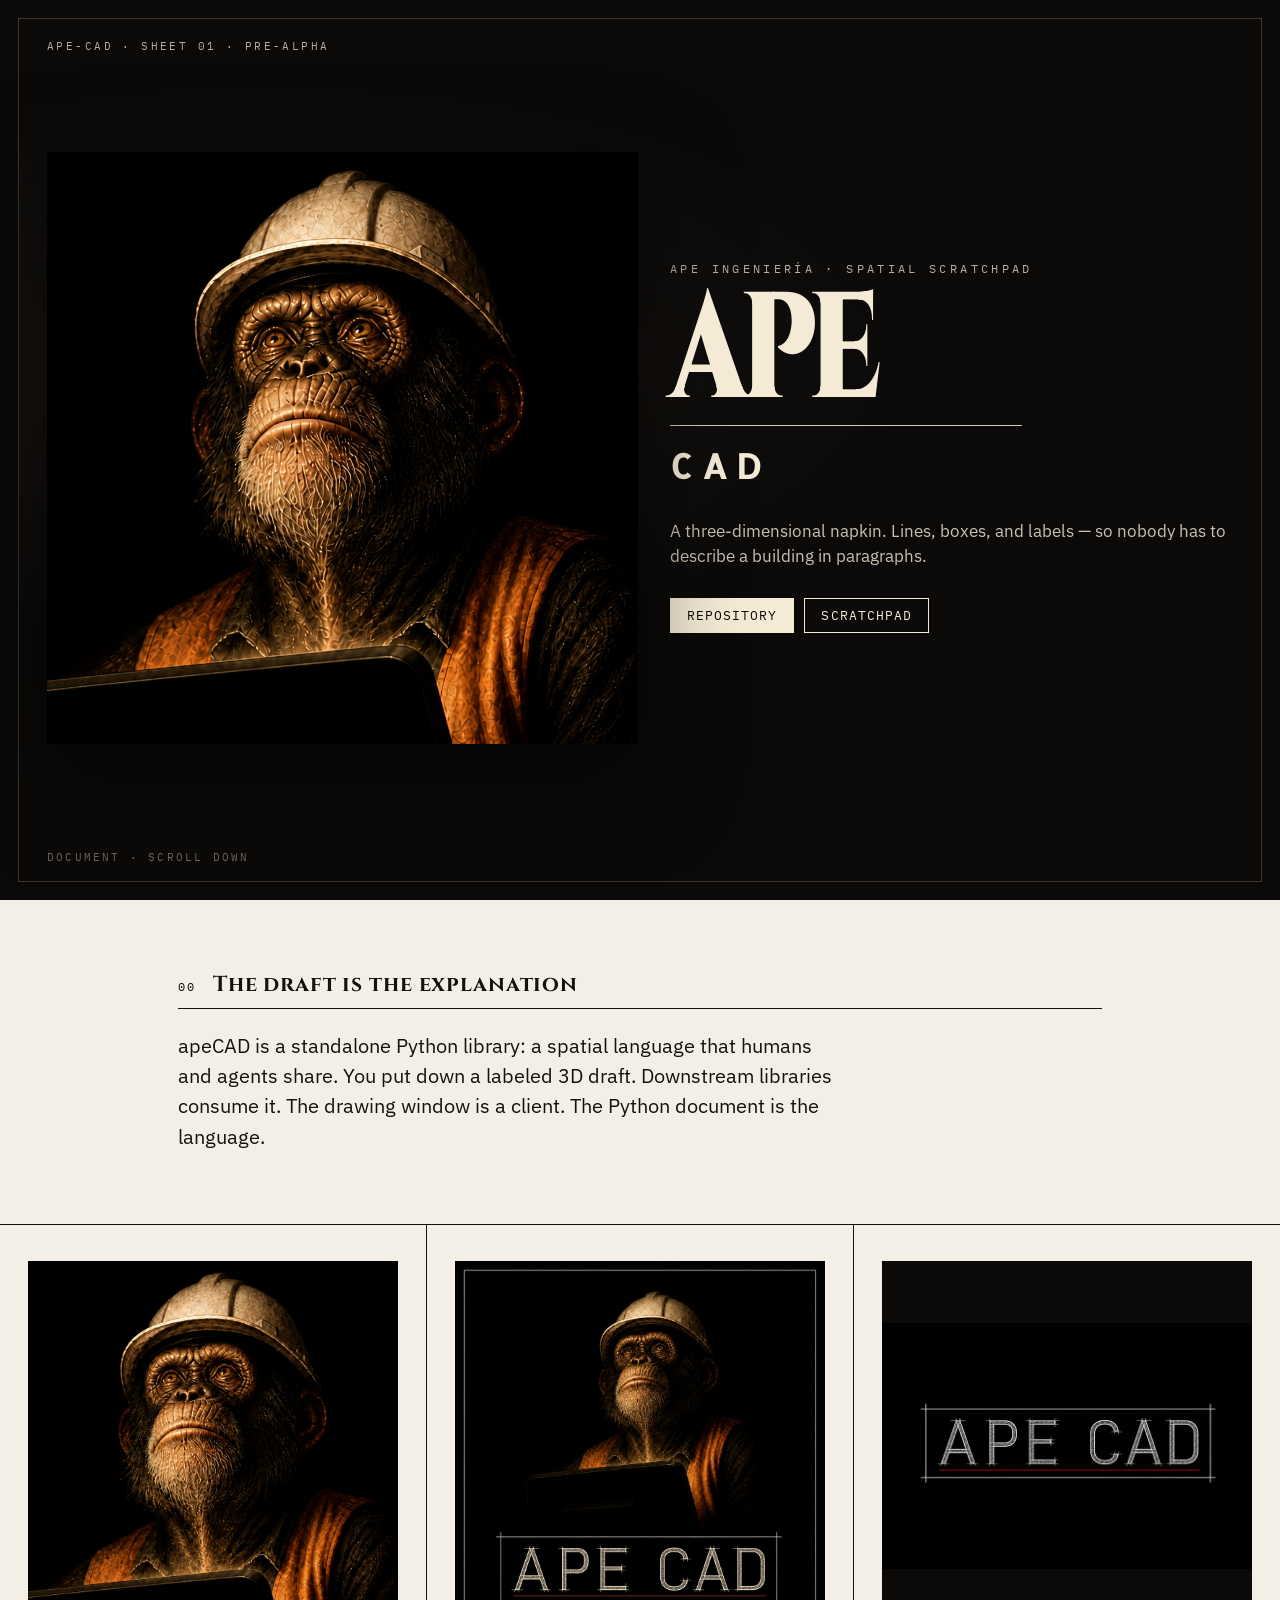
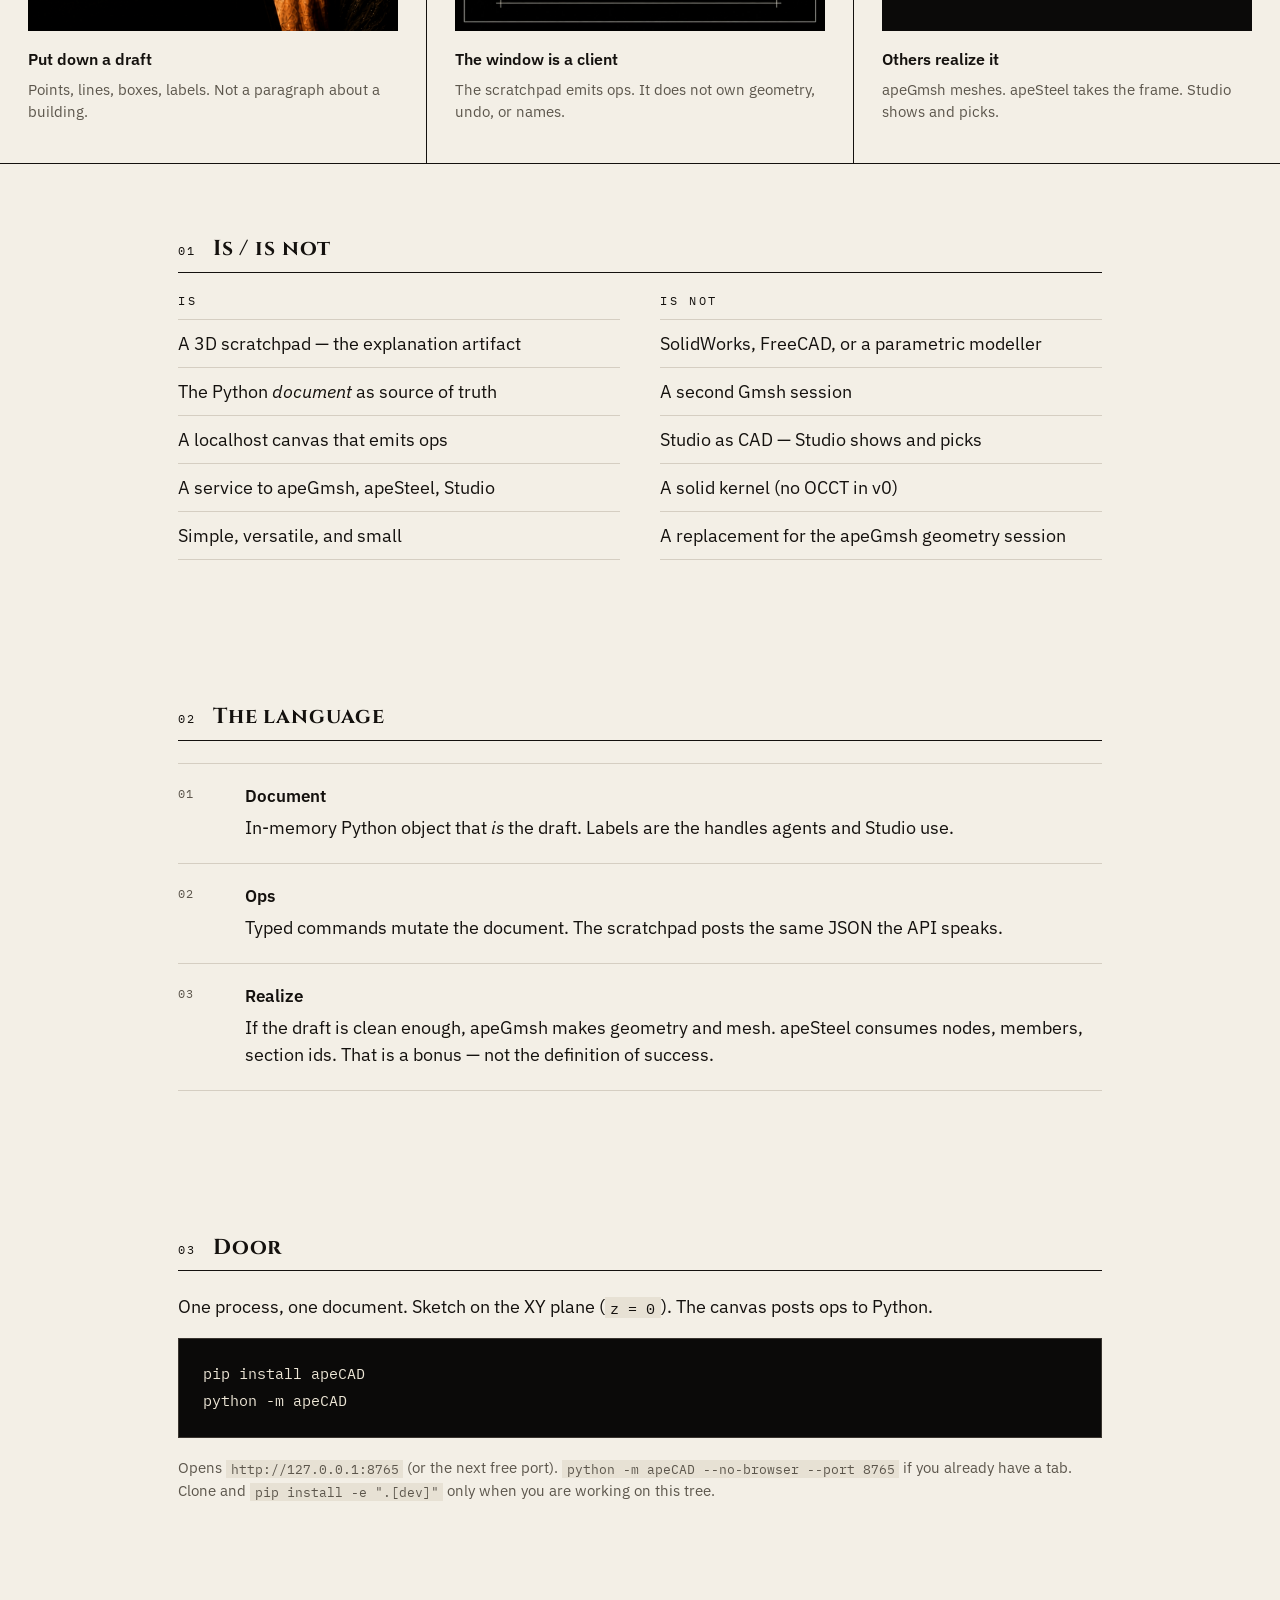
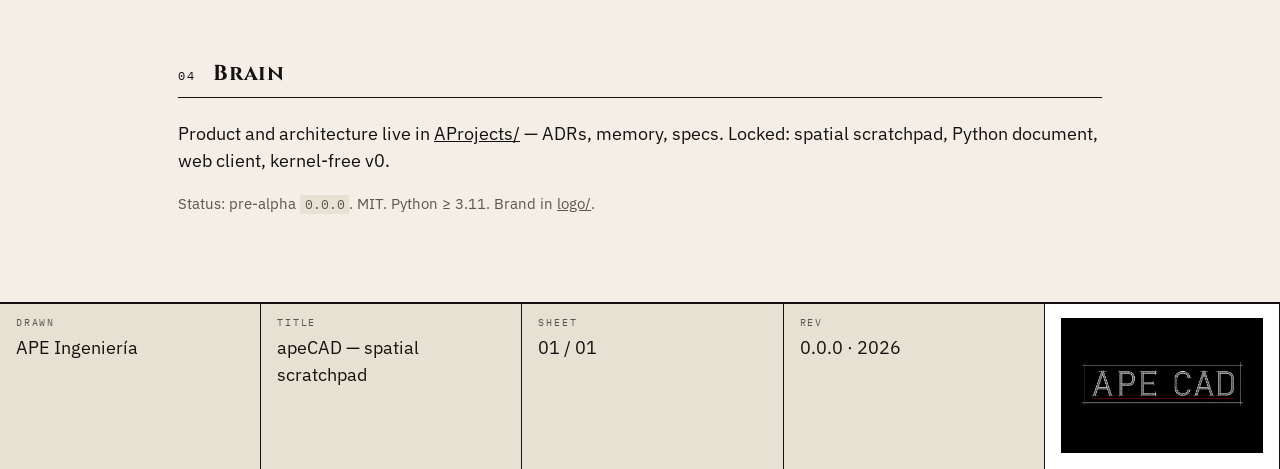
<file: docs/index.html>
<!DOCTYPE html>
<html lang="en">
  <head>
    <meta charset="UTF-8" />
    <meta name="viewport" content="width=device-width, initial-scale=1" />
    <title>apeCAD</title>
    <meta
      name="description"
      content="apeCAD is a spatial scratchpad: a three-dimensional napkin. Humans and agents put down lines, boxes, and labels instead of describing a building in paragraphs."
    />
    <meta property="og:title" content="apeCAD" />
    <meta
      property="og:description"
      content="A three-dimensional napkin. Not SolidWorks. Not a second Gmsh."
    />
    <meta property="og:url" content="https://nmorabowen.github.io/apeCAD/" />
    <meta property="og:image" content="https://nmorabowen.github.io/apeCAD/brand/og.png" />
    <meta property="og:type" content="website" />
    <meta name="twitter:card" content="summary_large_image" />
    <meta name="theme-color" content="#0b0a09" />
    <link rel="icon" href="brand/favicon.ico" sizes="any" />
    <link rel="icon" type="image/png" href="brand/icon-32.png" sizes="32x32" />
    <link rel="apple-touch-icon" href="brand/apple-touch.png" />
    <link rel="preconnect" href="https://fonts.googleapis.com" />
    <link rel="preconnect" href="https://fonts.gstatic.com" crossorigin />
    <link
      href="https://fonts.googleapis.com/css2?family=Allerta+Stencil&family=Cinzel:wght@700;900&family=IBM+Plex+Mono:wght@400;500&family=IBM+Plex+Sans:ital,wght@0,400;0,500;0,600;1,400&display=swap"
      rel="stylesheet"
    />
    <link rel="stylesheet" href="styles.css" />
  </head>
  <body>
    <a class="skip" href="#manifesto">Skip to content</a>

    <header class="hero">
      <div class="hero-frame">
        <p class="sheet-id">APE-CAD · SHEET 01 · PRE-ALPHA</p>
        <div class="hero-grid">
          <figure class="hero-bust">
            <img
              src="brand/mark-dark.png"
              alt="Chimpanzee in a hard hat, lit from a hidden CAD screen"
            />
          </figure>
          <div class="hero-type">
            <p class="eyebrow">APE Ingeniería · spatial scratchpad</p>
            <h1>
              <span class="ape">APE</span>
              <span class="rule" aria-hidden="true"></span>
              <span class="cad">cad</span>
            </h1>
            <p class="lede">
              A three-dimensional napkin. Lines, boxes, and labels — so nobody
              has to describe a building in paragraphs.
            </p>
            <p class="hero-actions">
              <a class="btn" href="https://github.com/nmorabowen/apeCAD">Repository</a>
              <a class="btn ghost" href="#run">Scratchpad</a>
            </p>
          </div>
        </div>
        <p class="scroll-cue">Document · scroll down</p>
      </div>
    </header>

    <main>
      <section id="manifesto" class="sheet">
        <header class="sheet-head">
          <span>00</span>
          <h2>The draft is the explanation</h2>
        </header>
        <p class="manifesto">
          apeCAD is a standalone Python library: a spatial language that humans
          and agents share. You put down a labeled 3D draft. Downstream
          libraries consume it. The drawing window is a client. The Python
          document is the language.
        </p>
      </section>

      <section class="triptych">
        <article>
          <img src="brand/mark-dark.png" alt="" />
          <h3>Put down a draft</h3>
          <p>Points, lines, boxes, labels. Not a paragraph about a building.</p>
        </article>
        <article>
          <img src="brand/lockup-dark.png" alt="" />
          <h3>The window is a client</h3>
          <p>The scratchpad emits ops. It does not own geometry, undo, or names.</p>
        </article>
        <article>
          <img src="brand/wordmark.png" alt="" />
          <h3>Others realize it</h3>
          <p>apeGmsh meshes. apeSteel takes the frame. Studio shows and picks.</p>
        </article>
      </section>

      <section class="sheet split">
        <header class="sheet-head">
          <span>01</span>
          <h2>Is / is not</h2>
        </header>
        <div class="spec">
          <div>
            <h3>Is</h3>
            <ul>
              <li>A 3D scratchpad — the explanation artifact</li>
              <li>The Python <em>document</em> as source of truth</li>
              <li>A localhost canvas that emits ops</li>
              <li>A service to apeGmsh, apeSteel, Studio</li>
              <li>Simple, versatile, and small</li>
            </ul>
          </div>
          <div>
            <h3>Is not</h3>
            <ul>
              <li>SolidWorks, FreeCAD, or a parametric modeller</li>
              <li>A second Gmsh session</li>
              <li>Studio as CAD — Studio shows and picks</li>
              <li>A solid kernel (no OCCT in v0)</li>
              <li>A replacement for the apeGmsh geometry session</li>
            </ul>
          </div>
        </div>
      </section>

      <section class="sheet">
        <header class="sheet-head">
          <span>02</span>
          <h2>The language</h2>
        </header>
        <ol class="steps">
          <li>
            <strong>Document</strong>
            In-memory Python object that <em>is</em> the draft. Labels are the
            handles agents and Studio use.
          </li>
          <li>
            <strong>Ops</strong>
            Typed commands mutate the document. The scratchpad posts the same
            JSON the API speaks.
          </li>
          <li>
            <strong>Realize</strong>
            If the draft is clean enough, apeGmsh makes geometry and mesh.
            apeSteel consumes nodes, members, section ids. That is a bonus —
            not the definition of success.
          </li>
        </ol>
      </section>

      <section id="run" class="sheet run">
        <header class="sheet-head">
          <span>03</span>
          <h2>Door</h2>
        </header>
        <p>
          One process, one document. Sketch on the XY plane
          (<code>z = 0</code>). The canvas posts ops to Python.
        </p>
        <pre><code>pip install apeCAD
python -m apeCAD</code></pre>
        <p class="fine">
          Opens <code>http://127.0.0.1:8765</code> (or the next free port).
          <code>python -m apeCAD --no-browser --port 8765</code> if you already
          have a tab. Clone and <code>pip install -e ".[dev]"</code> only when
          you are working on this tree.
        </p>
      </section>

      <section class="sheet">
        <header class="sheet-head">
          <span>04</span>
          <h2>Brain</h2>
        </header>
        <p>
          Product and architecture live in
          <a href="https://github.com/nmorabowen/apeCAD/tree/main/AProjects">AProjects/</a>
          — ADRs, memory, specs. Locked: spatial scratchpad, Python document,
          web client, kernel-free v0.
        </p>
        <p class="fine">
          Status: pre-alpha <code>0.0.0</code>. MIT. Python ≥ 3.11. Brand in
          <a href="https://github.com/nmorabowen/apeCAD/tree/main/logo">logo/</a>.
        </p>
      </section>
    </main>

    <footer class="titleblock">
      <div>
        <span class="k">Drawn</span>
        <span>APE Ingeniería</span>
      </div>
      <div>
        <span class="k">Title</span>
        <span>apeCAD — spatial scratchpad</span>
      </div>
      <div>
        <span class="k">Sheet</span>
        <span>01 / 01</span>
      </div>
      <div>
        <span class="k">Rev</span>
        <span>0.0.0 · 2026</span>
      </div>
      <div class="titleblock-mark">
        <img src="brand/wordmark.png" alt="APE CAD" />
      </div>
    </footer>
  </body>
</html>
</file>
<file: docs/styles.css>
:root {
  --paper: #f3efe6;
  --paper-2: #e7e1d4;
  --ink: #14110e;
  --muted: #5c564c;
  --rule: #1a1714;
  --charcoal: #0b0a09;
  --ivory: #ede6d6;
  --stone: #b7ae9f;
  --accent: #c64a1a;
  --sans: "IBM Plex Sans", system-ui, sans-serif;
  --mono: "IBM Plex Mono", ui-monospace, monospace;
  --roman: Cinzel, "Times New Roman", serif;
  --stencil: "Allerta Stencil", "Arial Black", sans-serif;
}

*,
*::before,
*::after {
  box-sizing: border-box;
}

html {
  scroll-behavior: smooth;
}

body {
  margin: 0;
  color: var(--ink);
  background: var(--paper);
  font: 18px/1.5 var(--sans);
}

img {
  max-width: 100%;
  height: auto;
  display: block;
}

a {
  color: inherit;
}

a:hover {
  color: var(--accent);
}

.skip {
  position: absolute;
  left: -999px;
}

.skip:focus {
  left: 12px;
  top: 12px;
  z-index: 10;
  background: var(--ivory);
  padding: 8px 12px;
}

.hero {
  background: var(--charcoal);
  color: var(--ivory);
  min-height: 100svh;
  display: flex;
  align-items: stretch;
}

.hero-frame {
  flex: 1;
  margin: 18px;
  border: 1px solid #3a3530;
  display: flex;
  flex-direction: column;
  padding: 22px 28px 18px;
  background:
    radial-gradient(1200px 500px at 20% 40%, #1a1612 0%, transparent 55%),
    var(--charcoal);
}

.sheet-id {
  margin: 0;
  font: 11px/1 var(--mono);
  letter-spacing: 0.22em;
  text-transform: uppercase;
  color: var(--stone);
}

.hero-grid {
  flex: 1;
  display: grid;
  grid-template-columns: minmax(0, 1.05fr) minmax(0, 1fr);
  gap: 32px;
  align-items: center;
  min-height: 0;
}

.hero-bust {
  margin: 0;
}

.hero-bust img {
  width: 100%;
  max-height: 78svh;
  object-fit: contain;
  filter: drop-shadow(0 30px 50px rgba(0, 0, 0, 0.55));
}

.eyebrow {
  margin: 0 0 18px;
  font: 12px/1 var(--mono);
  letter-spacing: 0.28em;
  text-transform: uppercase;
  color: var(--stone);
}

h1 {
  margin: 0;
  display: flex;
  flex-direction: column;
  align-items: flex-start;
  gap: 14px;
}

.ape {
  font-family: var(--roman);
  font-weight: 900;
  font-size: clamp(5.2rem, 16vw, 9.4rem);
  line-height: 0.78;
  letter-spacing: -0.07em;
  transform: scaleX(0.72);
  transform-origin: left center;
  color: #f4ead6;
}

.rule {
  display: block;
  width: min(100%, 22rem);
  height: 1px;
  background: #d8cbb3;
}

.cad {
  font-family: var(--stencil);
  font-size: clamp(1.35rem, 3.4vw, 2.15rem);
  letter-spacing: 0.28em;
  text-transform: uppercase;
  color: #f4ead6;
}

.lede {
  max-width: 36rem;
  margin: 28px 0 0;
  color: #c9c0b2;
  font-size: 1.05rem;
}

.hero-actions {
  display: flex;
  flex-wrap: wrap;
  gap: 10px;
  margin: 28px 0 0;
}

.btn {
  display: inline-block;
  padding: 10px 16px;
  border: 1px solid #f4ead6;
  color: var(--charcoal);
  background: #f4ead6;
  text-decoration: none;
  font: 13px/1 var(--mono);
  letter-spacing: 0.08em;
  text-transform: uppercase;
}

.btn:hover {
  background: #fff;
  color: var(--charcoal);
}

.btn.ghost {
  background: transparent;
  color: #f4ead6;
}

.btn.ghost:hover {
  background: #f4ead6;
  color: var(--charcoal);
}

.scroll-cue {
  margin: 8px 0 0;
  font: 11px/1 var(--mono);
  letter-spacing: 0.2em;
  text-transform: uppercase;
  color: #6f675c;
}

.sheet {
  max-width: 980px;
  margin: 0 auto;
  padding: 72px 28px;
}

.sheet-head {
  display: flex;
  align-items: baseline;
  gap: 16px;
  margin-bottom: 22px;
  padding-bottom: 10px;
  border-bottom: 1px solid var(--ink);
}

.sheet-head span {
  font: 12px/1 var(--mono);
  letter-spacing: 0.2em;
}

.sheet-head h2 {
  margin: 0;
  font: 700 1.35rem/1.2 var(--roman);
  letter-spacing: 0.04em;
}

.manifesto {
  margin: 0;
  font-size: 1.22rem;
  line-height: 1.55;
  max-width: 42rem;
}

.triptych {
  display: grid;
  grid-template-columns: repeat(3, 1fr);
  gap: 1px;
  background: var(--ink);
  border-top: 1px solid var(--ink);
  border-bottom: 1px solid var(--ink);
}

.triptych article {
  background: var(--paper);
  padding: 36px 28px 40px;
}

.triptych img {
  width: 100%;
  aspect-ratio: 1;
  object-fit: contain;
  margin-bottom: 18px;
  background: #0b0a09;
}

.triptych h3 {
  margin: 0 0 8px;
  font: 600 1rem/1.3 var(--sans);
}

.triptych p {
  margin: 0;
  color: var(--muted);
  font-size: 0.95rem;
}

.split .spec {
  display: grid;
  grid-template-columns: 1fr 1fr;
  gap: 40px;
}

.spec h3 {
  margin: 0 0 12px;
  font: 12px/1 var(--mono);
  letter-spacing: 0.22em;
  text-transform: uppercase;
}

.spec ul {
  margin: 0;
  padding: 0;
  list-style: none;
}

.spec li {
  padding: 10px 0;
  border-top: 1px solid #d5cec2;
}

.spec li:last-child {
  border-bottom: 1px solid #d5cec2;
}

.steps {
  margin: 0;
  padding: 0;
  list-style: none;
  counter-reset: step;
}

.steps li {
  counter-increment: step;
  padding: 22px 0 22px 4.2rem;
  border-top: 1px solid #d5cec2;
  position: relative;
}

.steps li:last-child {
  border-bottom: 1px solid #d5cec2;
}

.steps li::before {
  content: counter(step, decimal-leading-zero);
  position: absolute;
  left: 0;
  top: 24px;
  font: 12px/1 var(--mono);
  letter-spacing: 0.12em;
  color: var(--muted);
}

.steps strong {
  display: block;
  font: 600 1.05rem/1.3 var(--sans);
  margin-bottom: 6px;
}

code {
  font-family: var(--mono);
  font-size: 0.86em;
  background: var(--paper-2);
  padding: 0.05em 0.35em;
}

.run pre {
  background: var(--charcoal);
  color: var(--ivory);
  padding: 22px 24px;
  overflow-x: auto;
  border: 1px solid #3a3530;
}

.run pre code {
  background: none;
  padding: 0;
  font-size: 0.95rem;
  color: inherit;
}

.fine {
  color: var(--muted);
  font-size: 0.95rem;
}

.titleblock {
  display: grid;
  grid-template-columns: repeat(4, 1fr) minmax(9rem, 0.9fr);
  border-top: 2px solid var(--ink);
  background: var(--paper-2);
}

.titleblock > div {
  padding: 14px 16px 16px;
  border-right: 1px solid var(--ink);
}

.titleblock .k {
  display: block;
  font: 10px/1 var(--mono);
  letter-spacing: 0.18em;
  text-transform: uppercase;
  color: var(--muted);
  margin-bottom: 6px;
}

.titleblock-mark {
  padding: 8px 10px;
  border-right: none;
  display: flex;
  align-items: center;
  background: #fff;
}

.titleblock-mark img {
  width: 100%;
}

@media (max-width: 860px) {
  .hero-frame {
    margin: 0;
    border: none;
    padding: 18px 18px 12px;
  }

  .hero-grid {
    grid-template-columns: 1fr;
    gap: 8px;
  }

  .hero-bust img {
    max-height: 42svh;
  }

  .ape {
    transform: scaleX(0.78);
  }

  .triptych,
  .split .spec,
  .titleblock {
    grid-template-columns: 1fr;
  }

  .titleblock > div {
    border-right: none;
    border-bottom: 1px solid var(--ink);
  }

  .titleblock-mark {
    border-bottom: none;
  }
}

@media (prefers-reduced-motion: reduce) {
  html {
    scroll-behavior: auto;
  }
}
</file>
